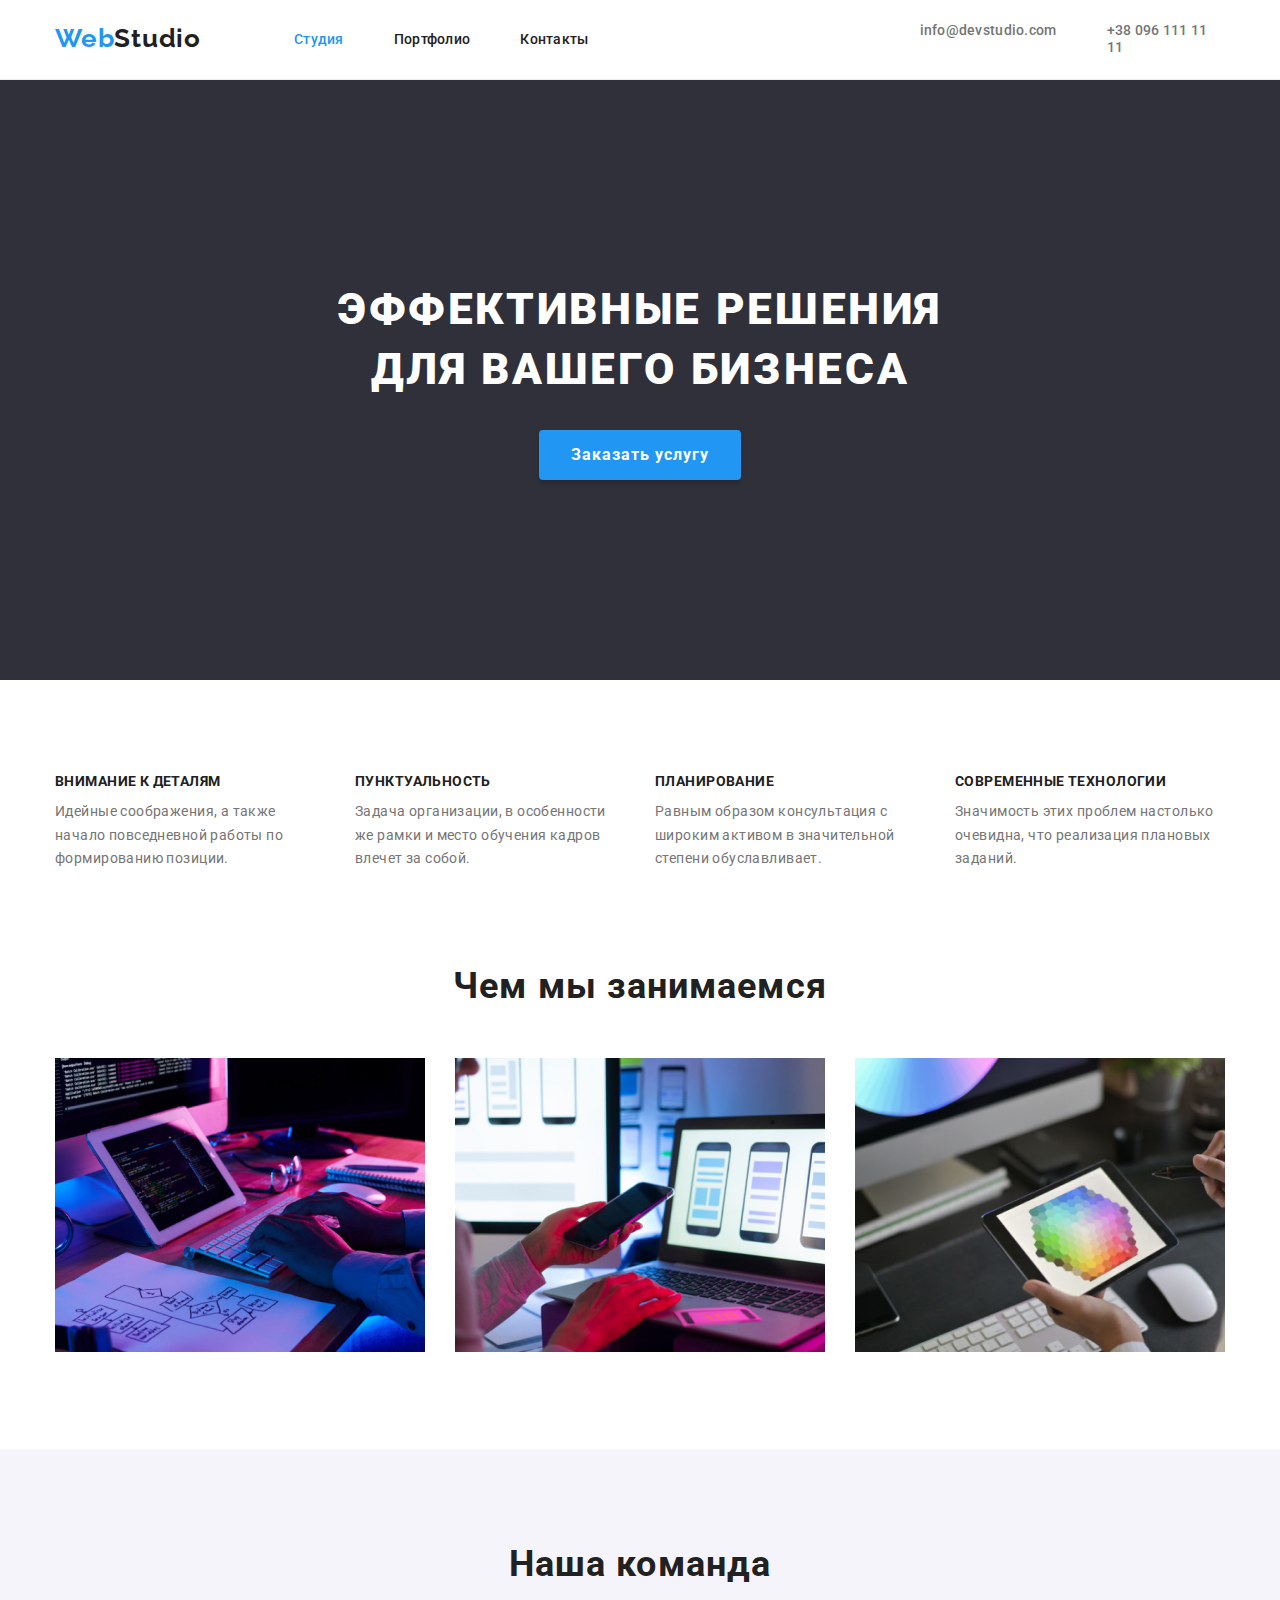
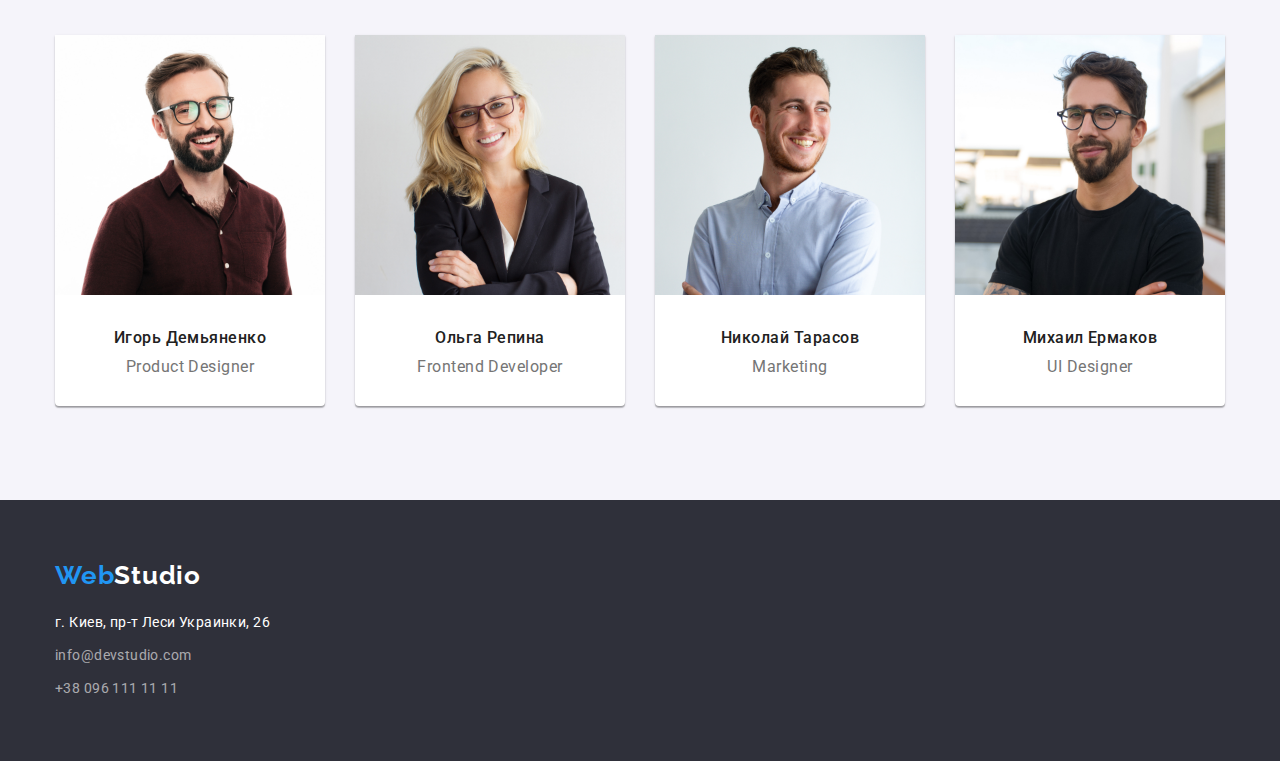
<file: index.html>
<!DOCTYPE html>
<html lang="ru">
  <head>
    <meta charset="UTF-8" />
    <meta http-equiv="X-UA-Compatible" content="IE=edge" />
    <meta name="viewport" content="width=device-width, initial-scale=1.0" />
    <title>Webstudio</title>
    <link
      href="https://fonts.googleapis.com/css2?family=Raleway:wght@700&family=Roboto:wght@400;500;700;900&display=swap"
      rel="stylesheet"
    />
    <link
      rel="stylesheet"
      href="https://cdnjs.cloudflare.com/ajax/libs/modern-normalize/1.1.0/modern-normalize.css"
    />
    <link rel="stylesheet" href="css/styles.css" />
  </head>
  <body class="page">
    <header class="header">
      <div class="container">
        <div class="nav-container">
          <a href="#hero" class="logo" lang="en"
            ><span class="design-logo">Web</span>Studio</a
          >
          <nav class="navigation">
            <ul class="navigation-items list">
              <li class="nav-item">
                <a href="#hero" class="navigation-link current contactinfo"
                  >Студия</a
                >
              </li>
              <li class="nav-item">
                <a href="./portfolio.html" class="navigation-link contactinfo"
                  >Портфолио</a
                >
              </li>
              <li class="nav-item">
                <a href="#contacts" class="navigation-link contactinfo"
                  >Контакты</a
                >
              </li>
            </ul>
          </nav>
          <ul class="contact list">
            <li class="contact-item">
              <a
                href="mailto:info@devstudio.com"
                class="contactmail contactinfo"
                >info@devstudio.com</a
              >
            </li>
            <li class="contact-item">
              <a href="tel:+380961111111" class="contactphone contactinfo"
                >+38 096 111 11 11</a
              >
            </li>
          </ul>
        </div>
      </div>
    </header>
    <!--Герой-->
    <main>
      <section class="hero">
        <h1 class="hero-title">Эффективные решения для вашего бизнеса</h1>
        <button type="button" class="button">Заказать услугу</button>
      </section>
      <!--Преимущества-->
      <section class="section benefits">
        <div class="container">
          <h2 hidden>Преимущества</h2>
          <ul class="ourbenefits list">
            <li class="benefits-items">
              <h3 class="benefits-subtitle">Внимание к деталям</h3>
              <p class="benefits-text">
                Идейные соображения, а также начало повседневной работы по
                формированию позиции.
              </p>
            </li>
            <li class="benefits-items">
              <h3 class="benefits-subtitle">Пунктуальность</h3>
              <p class="benefits-text">
                Задача организации, в особенности же рамки и место обучения
                кадров влечет за собой.
              </p>
            </li>
            <li class="benefits-items">
              <h3 class="benefits-subtitle">Планирование</h3>
              <p class="benefits-text">
                Равным образом консультация с широким активом в значительной
                степени обуславливает.
              </p>
            </li>
            <li class="benefits-items">
              <h3 class="benefits-subtitle">Современные технологии</h3>
              <p class="benefits-text">
                Значимость этих проблем настолько очевидна, что реализация
                плановых заданий.
              </p>
            </li>
          </ul>
        </div>
      </section>
      <!--Чем мы занимаемся-->
      <section class="about-us section">
        <div class="container">
          <h2 class="section-title">Чем мы занимаемся</h2>
          <ul class="aboutusgallery list">
            <li class="about-item">
              <img
                src="images/boxone.jpg"
                alt="вёрстка сайта"
                width="370"
                class="about-us-img"
              />
            </li>
            <li class="about-item">
              <img
                src="images/boxtwo.jpg"
                alt="дизайн"
                width="370"
                class="about-us-img"
              />
            </li>
            <li class="about-item">
              <img
                src="images/boxthree.jpg"
                alt="внешний вид"
                width="370"
                class="about-us-img"
              />
            </li>
          </ul>
        </div>
      </section>
      <!--Команда-->
      <section class="section team">
        <div class="container">
          <h2 class="team-title">Наша команда</h2>
          <ul class="team-gallery list">
            <li class="team-item">
              <img
                src="images/ИгорьДемьяненко.jpg"
                alt="Игорь Демьяненко"
                width="270"
                height="260"
                class="employee-img"
              />
              <div class="info-team">
                <h3 class="name-employee">Игорь Демьяненко</h3>
                <p class="profession" lang="en">Product Designer</p>
              </div>
            </li>
            <li class="team-item">
              <img
                src="images/ОльгаРепина.jpg"
                alt="Ольга Репина"
                width="270"
                height="260"
                class="employee-img"
              />
              <div class="info-team">
                <h3 class="name-employee">Ольга Репина</h3>
                <p class="profession" lang="en">Frontend Developer</p>
              </div>
            </li>
            <li class="team-item">
              <img
                src="images/НиколайТарасов.jpg"
                alt="Николай Тарасов"
                width="270"
                height="260"
                class="employee-img"
              />
              <div class="info-team">
                <h3 class="name-employee">Николай Тарасов</h3>
                <p class="profession" lang="en">Marketing</p>
              </div>
            </li>
            <li class="team-item">
              <img
                src="images/МихаилЕрмаков.jpg"
                alt="Михаил Ермаков"
                width="270"
                height="260"
                class="employee-img"
              />
              <div class="info-team">
                <h3 class="name-employee">Михаил Ермаков</h3>
                <p class="profession" lang="en">UI Designer</p>
              </div>
            </li>
          </ul>
        </div>
      </section>
    </main>
    <!--Футер-->
    <footer class="footer" id="contacts">
      <div class="container">
        <div class="contacts-container">
          <a href="index.html" class="footer-logo"
            ><span class="design-logo">Web</span>Studio</a
          >

          <address class="address">
            <ul class="address list">
              <li class="address-item">
                <a
                  href="https://goo.gl/maps/Xapj2XdSEi7QhpYCA"
                  class="addresslink-footer contactinfo"
                  >г. Киев, пр-т Леси Украинки, 26
                </a>
              </li>
              <li class="address-item">
                <a
                  href="emailto:info@devstudio.com"
                  class="mail-footer contactinfo"
                  >info@devstudio.com</a
                >
              </li>
              <li class="address-item">
                <a href="tel:+380961111111" class="phone-footer contactinfo"
                  >+38 096 111 11 11</a
                >
              </li>
            </ul>
          </address>
        </div>
      </div>
    </footer>
  </body>
</html>
</file>
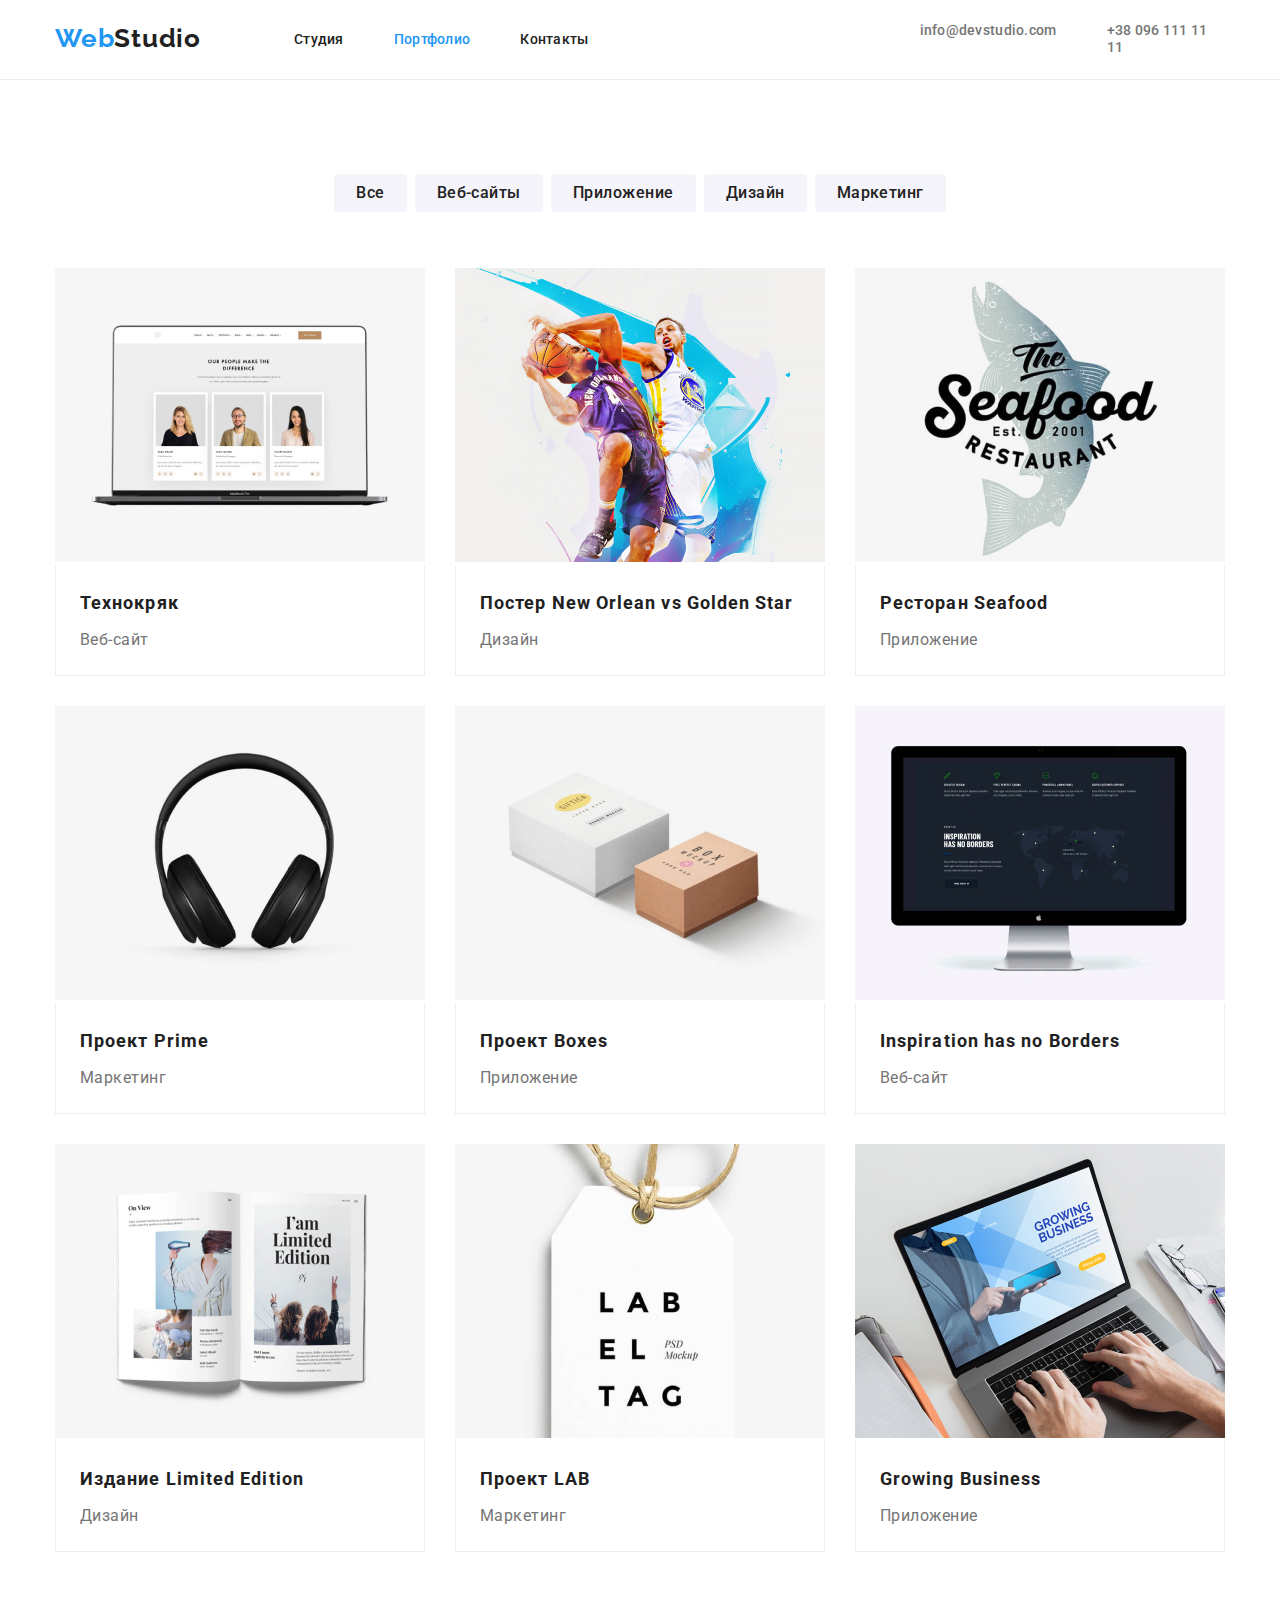
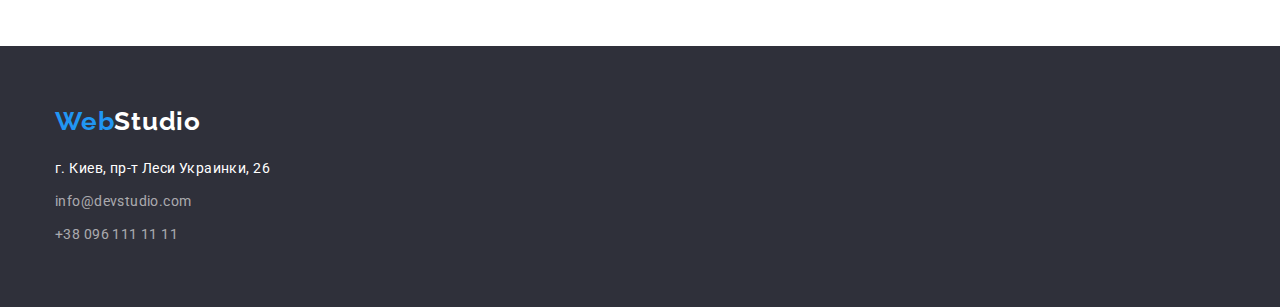
<file: portfolio.html>
<!DOCTYPE html>
<html lang="ru">
  <head>
    <meta charset="UTF-8" />
    <meta http-equiv="X-UA-Compatible" content="IE=edge" />
    <meta name="viewport" content="width=device-width, initial-scale=1.0" />
    <title>portfolio</title>
    <link
      href="https://fonts.googleapis.com/css2?family=Raleway:wght@700&family=Roboto:wght@400;500;700;900&display=swap"
      rel="stylesheet"
    />
    <link
      rel="stylesheet"
      href="https://cdnjs.cloudflare.com/ajax/libs/modern-normalize/1.1.0/modern-normalize.css"
    />
    <link rel="stylesheet" href="css/styles.css" />
  </head>
  <body class="pageportfolio">
    <!--Шапка сайта-->
    <header class="header">
      <div class="container">
        <div class="nav-container">
          <a href="/index.html" class="logo"
            ><span class="design-logo">Web</span>Studio</a
          >
          <nav class="navigation">
            <ul class="navigation-items list">
              <li class="nav-item">
                <a href="./index.html" class="navigation-link contactinfo"
                  >Студия</a
                >
              </li>
              <li class="nav-item">
                <a
                  href="./portfolio.html"
                  class="navigation-link current contactinfo"
                  >Портфолио</a
                >
              </li>
              <li class="nav-item">
                <a href="#contacts" class="navigation-link contactinfo"
                  >Контакты</a
                >
              </li>
            </ul>
          </nav>
          <ul class="contact list">
            <li class="contact-item">
              <a
                href="mailto:info@devstudio.com"
                class="contactmail contactinfo"
                >info@devstudio.com</a
              >
            </li>
            <li class="contact-item">
              <a href="tel:+380961111111" class="contactphone contactinfo"
                >+38 096 111 11 11</a
              >
            </li>
          </ul>
        </div>
      </div>
    </header>

    <!--Герой-->

    <main>
      <section class="porfolio-main section">
        <div class="container">
          <h1 hidden>Портфолио</h1>
          <ul class="filter-button list">
            <li class="button-item">
              <button class="button-portfolio" type="button">Все</button>
            </li>
            <li class="button-item">
              <button class="button-portfolio" type="button">Веб-сайты</button>
            </li>
            <li class="button-item">
              <button class="button-portfolio" type="button">Приложение</button>
            </li>
            <li class="button-item">
              <button class="button-portfolio" type="button">Дизайн</button>
            </li>
            <li class="button-item">
              <button class="button-portfolio" type="button">Маркетинг</button>
            </li>
          </ul>
          <div class="gallery-projects">
            <ul class="items-projects list">
              <li class="projectcontainer">
                <a href="/" class="link-portfolio">
                  <img
                    src="./images/Технокряк.jpg"
                    alt="project website"
                    class="projects-img"
                    width="370"
                  />
                  <div class="info-cards">
                    <h2 class="project-subtitle">Технокряк</h2>
                    <p class="project-text">Веб-сайт</p>
                  </div>
                </a>
              </li>
              <li class="projectcontainer">
                <a href="/" class="link-portfolio">
                  <img
                    src="./images/постерновыйорлеан.jpg"
                    alt="project design"
                    class="projects-img"
                    width="370"
                  />
                  <div class="info-cards">
                    <h2 class="project-subtitle">
                      Постер <span lang="en">New Orlean vs Golden Star</span>
                    </h2>
                    <p class="project-text">Дизайн</p>
                  </div>
                </a>
              </li>
              <li class="projectcontainer">
                <a href="/" class="link-portfolio">
                  <img
                    src="./images/ресторансиафуд.jpg"
                    alt="project application"
                    class="projects-img"
                    width="370"
                  />
                  <div class="info-cards">
                    <h2 class="project-subtitle">
                      Ресторан <span lang="en">Seafood</span>
                    </h2>
                    <p class="project-text">Приложение</p>
                  </div>
                </a>
              </li>
              <li class="projectcontainer">
                <a href="/" class="link-portfolio">
                  <img
                    src="./images/проэктпрайм.jpg"
                    alt="project marketing"
                    class="projects-img"
                    width="370"
                  />
                  <div class="info-cards">
                    <h2 class="project-subtitle">
                      Проект <span lang="en">Prime</span>
                    </h2>
                    <p class="project-text">Маркетинг</p>
                  </div>
                </a>
              </li>
              <li class="projectcontainer">
                <a href="/" class="link-portfolio">
                  <img
                    src="./images/проэктбокс.jpg"
                    alt="boxes project"
                    class="projects-img"
                    width="370"
                  />
                  <div class="info-cards">
                    <h2 class="project-subtitle">
                      Проект <span lang="en">Boxes</span>
                    </h2>
                    <p class="project-text">Приложение</p>
                  </div>
                </a>
              </li>
              <li class="projectcontainer">
                <a href="/" class="link-portfolio">
                  <img
                    src="./images/вдохновениенеимеетграниц.jpg"
                    alt="project web site"
                    class="projects-img"
                    width="370"
                  />
                  <div class="info-cards">
                    <h2 class="project-subtitle" lang="en">
                      Inspiration has no Borders
                    </h2>
                    <p class="project-text">Веб-сайт</p>
                  </div>
                </a>
              </li>
              <li class="projectcontainer">
                <a href="/" class="link-portfolio">
                  <img
                    src="./images/лимитированоеиздание.jpg"
                    alt="project design"
                    class="projects-img"
                    width="370"
                  />
                  <div class="info-cards">
                    <h2 class="project-subtitle">
                      Издание <span lang="en">Limited Edition</span>
                    </h2>
                    <p class="project-text">Дизайн</p>
                  </div>
                </a>
              </li>
              <li class="projectcontainer">
                <a href="/" class="link-portfolio">
                  <img
                    src="./images/проэктлаб.jpg"
                    alt="project marketing"
                    class="projects-img"
                    width="370"
                  />
                  <div class="info-cards">
                    <h2 class="project-subtitle">
                      Проект <span lang="en">LAB</span>
                    </h2>
                    <p class="project-text">Маркетинг</p>
                  </div>
                </a>
              </li>
              <li class="projectcontainer">
                <a href="/" class="link-portfolio">
                  <img
                    src="./images/растущийбизнес.jpg"
                    alt="project application"
                    class="projects-img"
                    width="370"
                  />
                  <div class="info-cards">
                    <h2 class="project-subtitle" lang="en">Growing Business</h2>
                    <p class="project-text">Приложение</p>
                  </div>
                </a>
              </li>
            </ul>
          </div>
        </div>
      </section>
    </main>
    <!--Подвал-->
    <footer class="footer" id="contacts">
      <div class="container">
        <div class="contacts-container">
          <a href="index.html" class="footer-logo"
            ><span class="design-logo">Web</span>Studio</a
          >

          <address class="address">
            <ul class="address list">
              <li class="address-item">
                <a
                  href="https://goo.gl/maps/Xapj2XdSEi7QhpYCA"
                  target="_blank"
                  class="addresslink-footer contactinfo"
                  >г. Киев, пр-т Леси Украинки, 26
                </a>
              </li>
              <li class="address-item">
                <a
                  href="emailto:info@devstudio.com"
                  class="mail-footer contactinfo"
                  >info@devstudio.com</a
                >
              </li>
              <li class="address-item">
                <a href="tel:+380961111111" class="phone-footer contactinfo"
                  >+38 096 111 11 11</a
                >
              </li>
            </ul>
          </address>
        </div>
      </div>
    </footer>
  </body>
</html>
</file>
<file: css/styles.css>
:root {
  --primary-text-color: #212121;
  --secondary-text-color: #757575;
  --mainwhite-color: #ffffff;
  --color-text-footer: rgba(255, 255, 255, 0.6);
  --accent-color: #2196f3;
  --primary-bg-color: #e5e5e5;
  --secondary-bg-color: #f5f4fa;
  --hero-bg-color: #2f303a;
}
body {
  font-family: "Roboto", sans-serif;
  font-size: 14px;
  color: var(--primary-text-color);
  background-color: var(--mainwhite-color);
  margin: 0%;
}

.list {
  list-style: none;
}
h1,
h2,
h3,
h4,
h5,
h6,
p,
ul {
  margin: 0;
  padding: 0;
}
.container {
  width: 1200px;
  margin: 0 auto;
  padding-left: 15px;
  padding-right: 15px;
}
.section {
  padding-top: 94px;
  padding-bottom: 94px;
}
/*--Шапка страници--*/

.logo {
  font-family: "Raleway", sans-serif;
  font-style: normal;
  font-weight: 700;
  font-size: 26px;
  line-height: 1, 19;
  letter-spacing: 0.03em;
  color: var(--primary-text-color);
  text-decoration: none;
  padding-bottom: 25px;
  padding-top: 24px;
}

.design-logo {
  color: var(--accent-color);
}
/*--Навигация--*/

.container > .nav-container {
  display: flex;
  align-items: center;
}
.navigation {
  margin-left: 93px;
}
.navigation-link {
  text-decoration: none;
  font-weight: 500;
  line-height: 1.14;
  letter-spacing: 0.02em;
  color: var(--primary-text-color);
  padding-top: 32px;
  padding-bottom: 32px;
}
.navigation-items {
  display: flex;
}
.nav-item:not(:last-child) {
  margin-right: 50px;
}
.navigation-link.current {
  color: var(--accent-color);
}
.contact {
  display: flex;
  margin-left: 331px;
}
.contact > .contact-item:not(:last-child) {
  margin-right: 50px;
}
.contactinfo:hover,
.contactinfo:focus {
  color: var(--accent-color);
}
.contactphone,
.contactmail {
  text-decoration: none;
  font-weight: 500;
  line-height: 1.14;
  letter-spacing: 0.02em;
  color: var(--secondary-text-color);
}
.header {
  border-bottom: 1px solid #ececec;
}
/*----Герой----*/

.hero {
  background-color: var(--hero-bg-color);
  padding-top: 200px;
  padding-bottom: 200px;
}
.hero-title {
  color: var(--mainwhite-color);
  font-weight: 900;
  font-size: 44px;
  line-height: 1.36;
  text-align: center;
  letter-spacing: 0.06em;
  text-transform: uppercase;
  margin-bottom: 30px;
  margin-left: auto;
  margin-right: auto;
  width: 696px;
}
.button {
  background-color: var(--accent-color);
  color: var(--mainwhite-color);
  border: 0px;
  box-shadow: 0px 4px 4px rgba(0, 0, 0, 0.15);
  border-radius: 4px;
  font-weight: 700;
  font-size: 16px;
  line-height: 1.88;
  display: flex;
  align-items: center;
  text-align: center;
  letter-spacing: 0.06em;
  padding: 10px 32px;
  margin: 0 auto;
}

.button {
  cursor: pointer;
}
.button:hover,
.button:focus {
  background-color: #188ce8;
}
/*--Преимущества--*/

.benefits-subtitle {
  color: var(--primary-text-color);
  font-weight: 700;
  line-height: 1.14;
  font-size: 14px;
  letter-spacing: 0.03em;
  text-transform: uppercase;
  margin-bottom: 10px;
}
.benefits-text {
  color: var(--secondary-text-color);
  line-height: 1.71;
  letter-spacing: 0.03em;
}
.benefits-items {
  flex-basis: calc(100% / 3 - 30px);
}
.benefits-items:not(:first-child) {
  margin-left: 30px;
}
.section-title {
  font-weight: 700;
  font-size: 36px;
  line-height: 1.17;
  text-align: center;
  letter-spacing: 0.03em;
  margin-bottom: 50px;
}
.aboutusgallery,
.ourbenefits {
  display: flex;
  justify-content: center;
}

/* --Чем мы занимаемся-- */
.about-us {
  padding-top: 0;
}
.about-item:not(:first-child) {
  margin-left: 30px;
}

/*--Наша команда--*/

.team {
  background-color: var(--secondary-bg-color);
}
.name-employee {
  font-weight: 500;
  font-size: 16px;
  line-height: 1.19;
  letter-spacing: 0.03em;
  text-align: center;
  margin-bottom: 10px;
}
.profession {
  color: var(--secondary-text-color);
  font-size: 16px;
  line-height: 1.19;
  letter-spacing: 0.03em;
  text-align: center;
}
.team-gallery {
  display: flex;
  justify-content: center;
}
.team-item {
  flex-basis: calc(100% / 4 - 30px);
  background-color: var(--mainwhite-color);
  box-shadow: 0px 1px 3px rgba(0, 0, 0, 0.12), 0px 1px 1px rgba(0, 0, 0, 0.14),
    0px 2px 1px rgba(0, 0, 0, 0.2);
  border-radius: 0px 0px 4px 4px;
}
.team-item:not(:first-child) {
  margin-left: 30px;
}
.team-title {
  font-weight: 700;
  font-size: 36px;
  line-height: 1.17;
  text-align: center;
  letter-spacing: 0.03em;
  margin-bottom: 50px;
}
.info-team {
  padding-top: 30px;
  padding-bottom: 30px;
}

/*--Футер--*/

.footer {
  background-color: var(--hero-bg-color);
  padding-top: 60px;
  padding-bottom: 60px;
}
.addresslink-footer {
  color: var(--mainwhite-color);
  line-height: 1.714;
  letter-spacing: 0.03em;
  text-decoration: none;
}
.mail-footer,
.phone-footer {
  color: var(--color-text-footer);
  line-height: 1.714;
  letter-spacing: 0.03em;
  text-decoration: none;
}
address {
  font-style: normal;
}
.footer-logo {
  font-weight: 700;
  font-family: "Raleway", sans-serif;
  font-size: 26px;
  line-height: 1.19;
  letter-spacing: 0.03em;
  color: var(--mainwhite-color);
  text-decoration: none;
}
.address-item:not(:last-child) {
  margin-bottom: 9px;
}
.address-item:first-child {
  margin-top: 20px;
}
/*Портфолио*/
.button-portfolio {
  background-color: var(--secondary-bg-color);
  color: var(--primary-text-color);
  border-radius: 4px;
  font-weight: 500;
  font-size: 16px;
  line-height: 1.63;
  text-align: center;
  letter-spacing: 0.03em;
  border: 0px;
  padding: 6px 22px;
}
.button-portfolio:hover,
.button-portfolio:focus {
  background-color: var(--accent-color);
  color: var(--mainwhite-color);
}
.filter-button {
  display: flex;
  justify-content: center;
  margin-bottom: 56px;
}
.button-item:not(:first-child) {
  margin-left: 8px;
}
.items-projects {
  display: flex;
  flex-wrap: wrap;
  justify-content: center;
  margin-top: -30px;
  margin-left: -30px;
}
.projectcontainer {
  flex-basis: calc(100% / 3 - 30px);
  margin-left: 30px;
  margin-top: 30px;
}
.portfolio-main {
  background-color: var(--primary-bg-color);
}
.project-subtitle {
  color: var(--primary-text-color);
  font-weight: 700;
  font-size: 18px;
  line-height: 2;
  letter-spacing: 0.06em;
  margin-bottom: 4px;
}
.project-text {
  color: var(--secondary-text-color);
  font-size: 16px;
  line-height: 1.88;
  letter-spacing: 0.03em;
}
.info-cards {
  border-bottom: 1px solid #eeeeee;
  border-left: 1px solid #eeeeee;
  border-right: 1px solid #eeeeee;
  padding: 20px 24px;
}
.link-portfolio {
  text-decoration: none;
}
</file>
